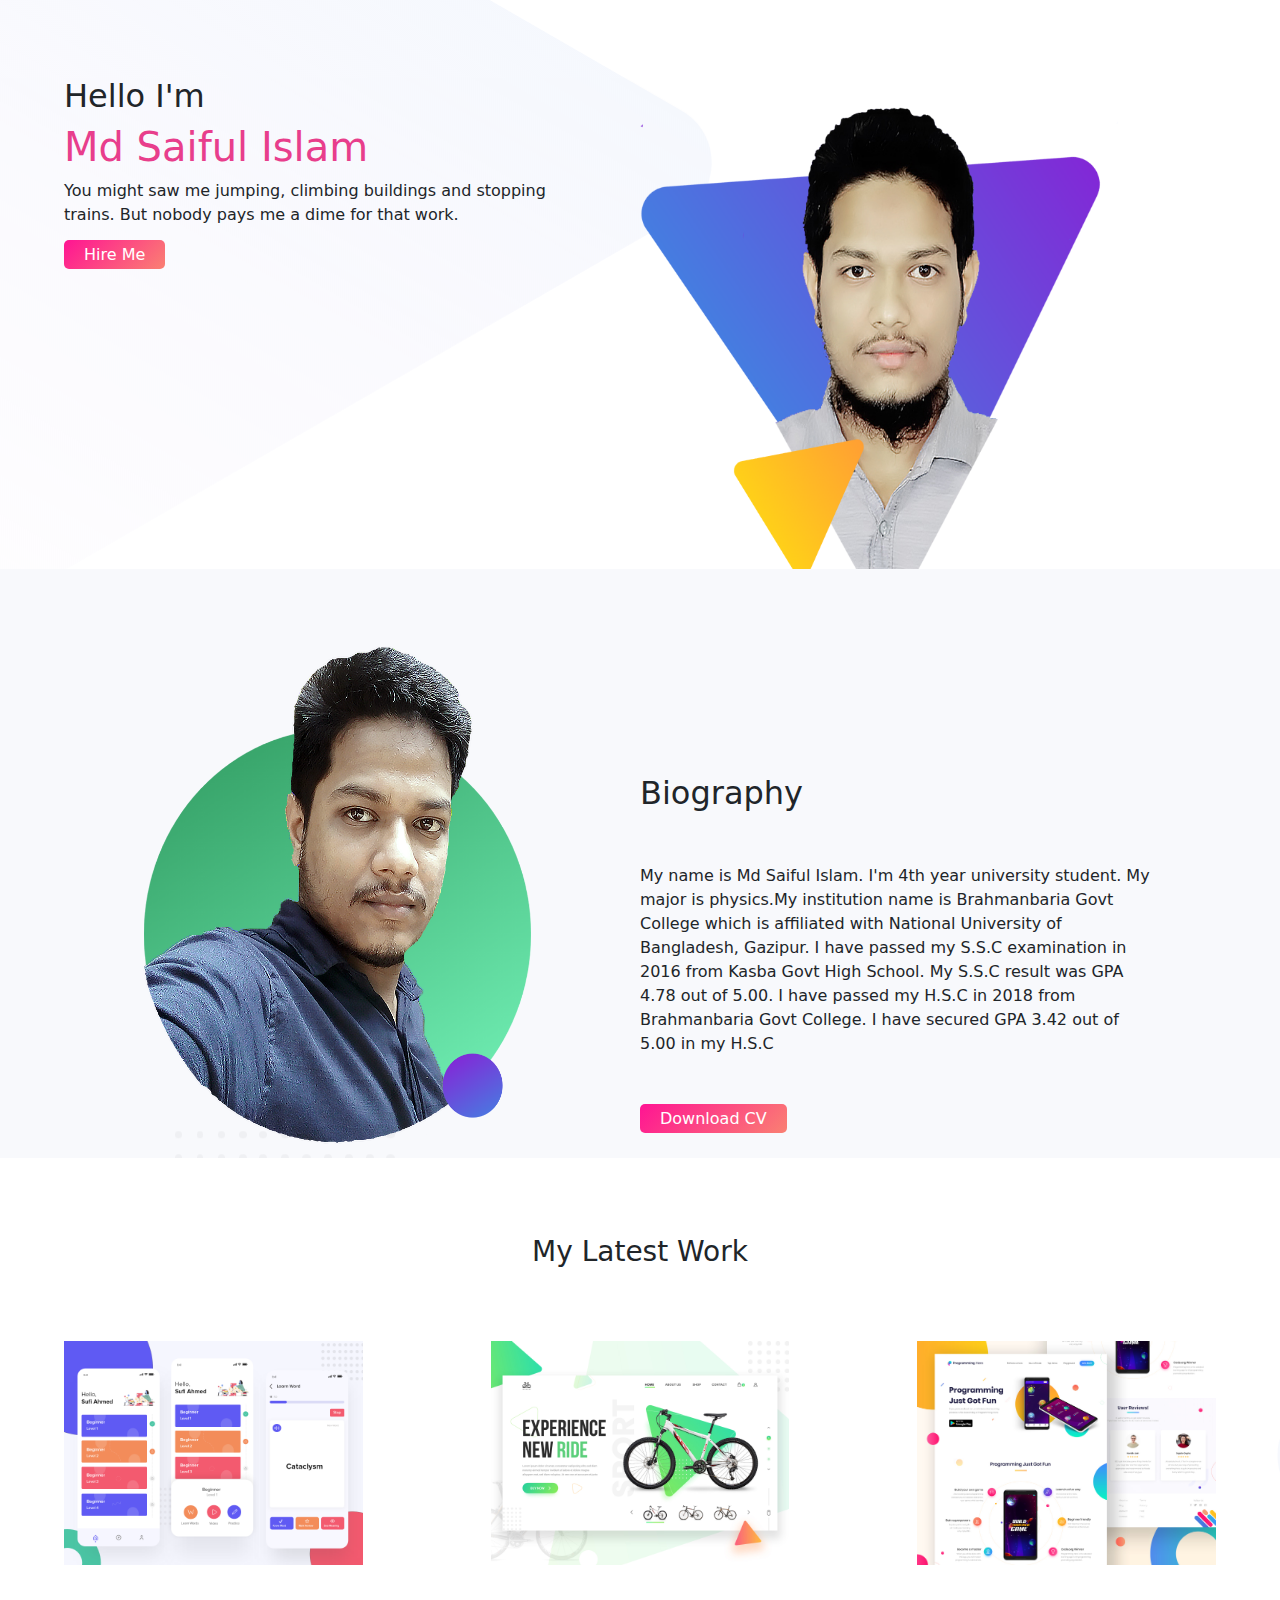
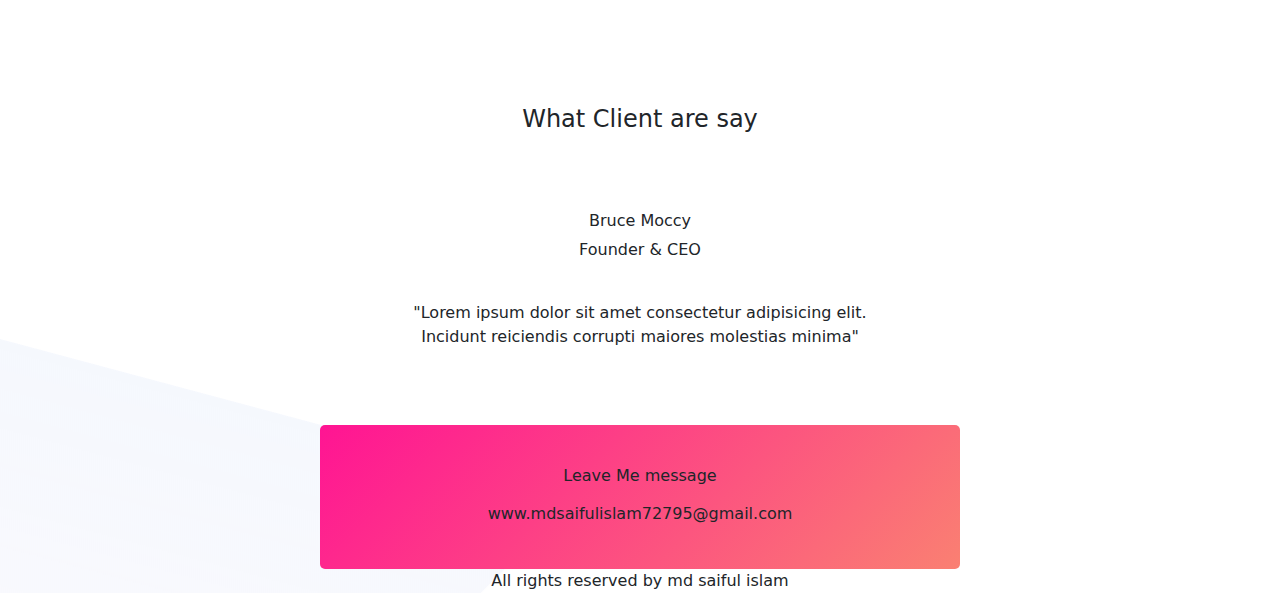
<file: index.html>
<!DOCTYPE html>
<html lang="en">
<head>
    <meta charset="UTF-8">
    <meta name="viewport" content="width=device-width, initial-scale=1.0">
    <link rel="stylesheet" href="personal.css">
    <link rel="stylesheet" href="https://cdn.jsdelivr.net/npm/bootstrap@5.3.1/dist/css/bootstrap.min.css">
    <link rel="stylesheet" href="https://cdn.jsdelivr.net/npm/bootstrap@5.3.1/dist/js/bootstrap.bundle.min.js">
    <title>Personal_website</title>
</head>
<body>
<section class="header">
    <div class="margin">
        <div class="half-width">
            <h2>Hello I'm</h2>
            <h1><span class="name-highlight"> Md Saiful Islam</span></h1>
            <p>You might saw me jumping, climbing buildings and stopping trains. But nobody pays me a dime for that work.</p>
            <a class="btns" href="">Hire Me</a>
        </div>
        <div class="half-width">
            <img src="profile.png" alt="">
        </div>
    </div>
</section>
<section class="biography">
    <div class="margin">
        <div class="half-width">
          <img src="profilef1.png" alt="">  
        </div>
        <div class="half-width">
            <div class="Biography">
                <h2>Biography</h2>
              <div class="bd">
                <p>
                    My name is Md Saiful Islam. I'm 4th year university student. My major is physics.My institution name is Brahmanbaria Govt College which is affiliated with National University of Bangladesh, Gazipur. I have passed my S.S.C examination in 2016 from Kasba Govt High School. My S.S.C result was GPA 4.78 out of 5.00. I have passed my H.S.C in 2018 from Brahmanbaria Govt College. I have secured GPA 3.42 out of 5.00 in my H.S.C
                </p>
                <div class="bd">
                    <a class="btns" href="">Download CV</a>
                </div>
              </div>
            </div>
        </div>
    </div>
</section>
<section class="my-latest-work">
    <div class="margin">
        <div>
            <h3 class="align-center">My Latest Work</h3>
           <div >
            <div class="img-align"><img src="work-1.png" alt=""></div>
            <div class="img-align"><img src="work-2.jpg" alt=""></div>
            <div class="img-align"><img src="work-3.jpg" alt=""></div>
           </div>
        </div>
    </div>
</section>    

<section class="footer">
   <div class="margin">
    <div class="align-center">
        <h4>What Client are say</h4>
        <div class="margin">
            <h6>Bruce Moccy</h6>
            <p>Founder & CEO</p>
           <div class="text">
            <p>"Lorem ipsum dolor sit amet consectetur adipisicing elit. <br> 
                Incidunt reiciendis corrupti maiores molestias minima"</p>
           </div>
           <div class="margin">
            <div class="margin message-box">
                <p>Leave Me message</p>
                <h6>www.mdsaifulislam72795@gmail.com</h6>
               </div>
           </div>
        </div>
    </div>
   </div>
   <footer class="align-center">
    <p>All rights reserved by md saiful islam</p>
   </footer>
</section>
    <script src="https://cdn.jsdelivr.net/npm/@popperjs/core@2.11.8/dist/umd/popper.min.js" integrity="sha384-I7E8VVD/ismYTF4hNIPjVp/Zjvgyol6VFvRkX/vR+Vc4jQkC+hVqc2pM8ODewa9r" crossorigin="anonymous"></script>
<script src="https://cdn.jsdelivr.net/npm/bootstrap@5.3.1/dist/js/bootstrap.min.js" integrity="sha384-Rx+T1VzGupg4BHQYs2gCW9It+akI2MM/mndMCy36UVfodzcJcF0GGLxZIzObiEfa" crossorigin="anonymous"></script>
</body>
</html>
</file>
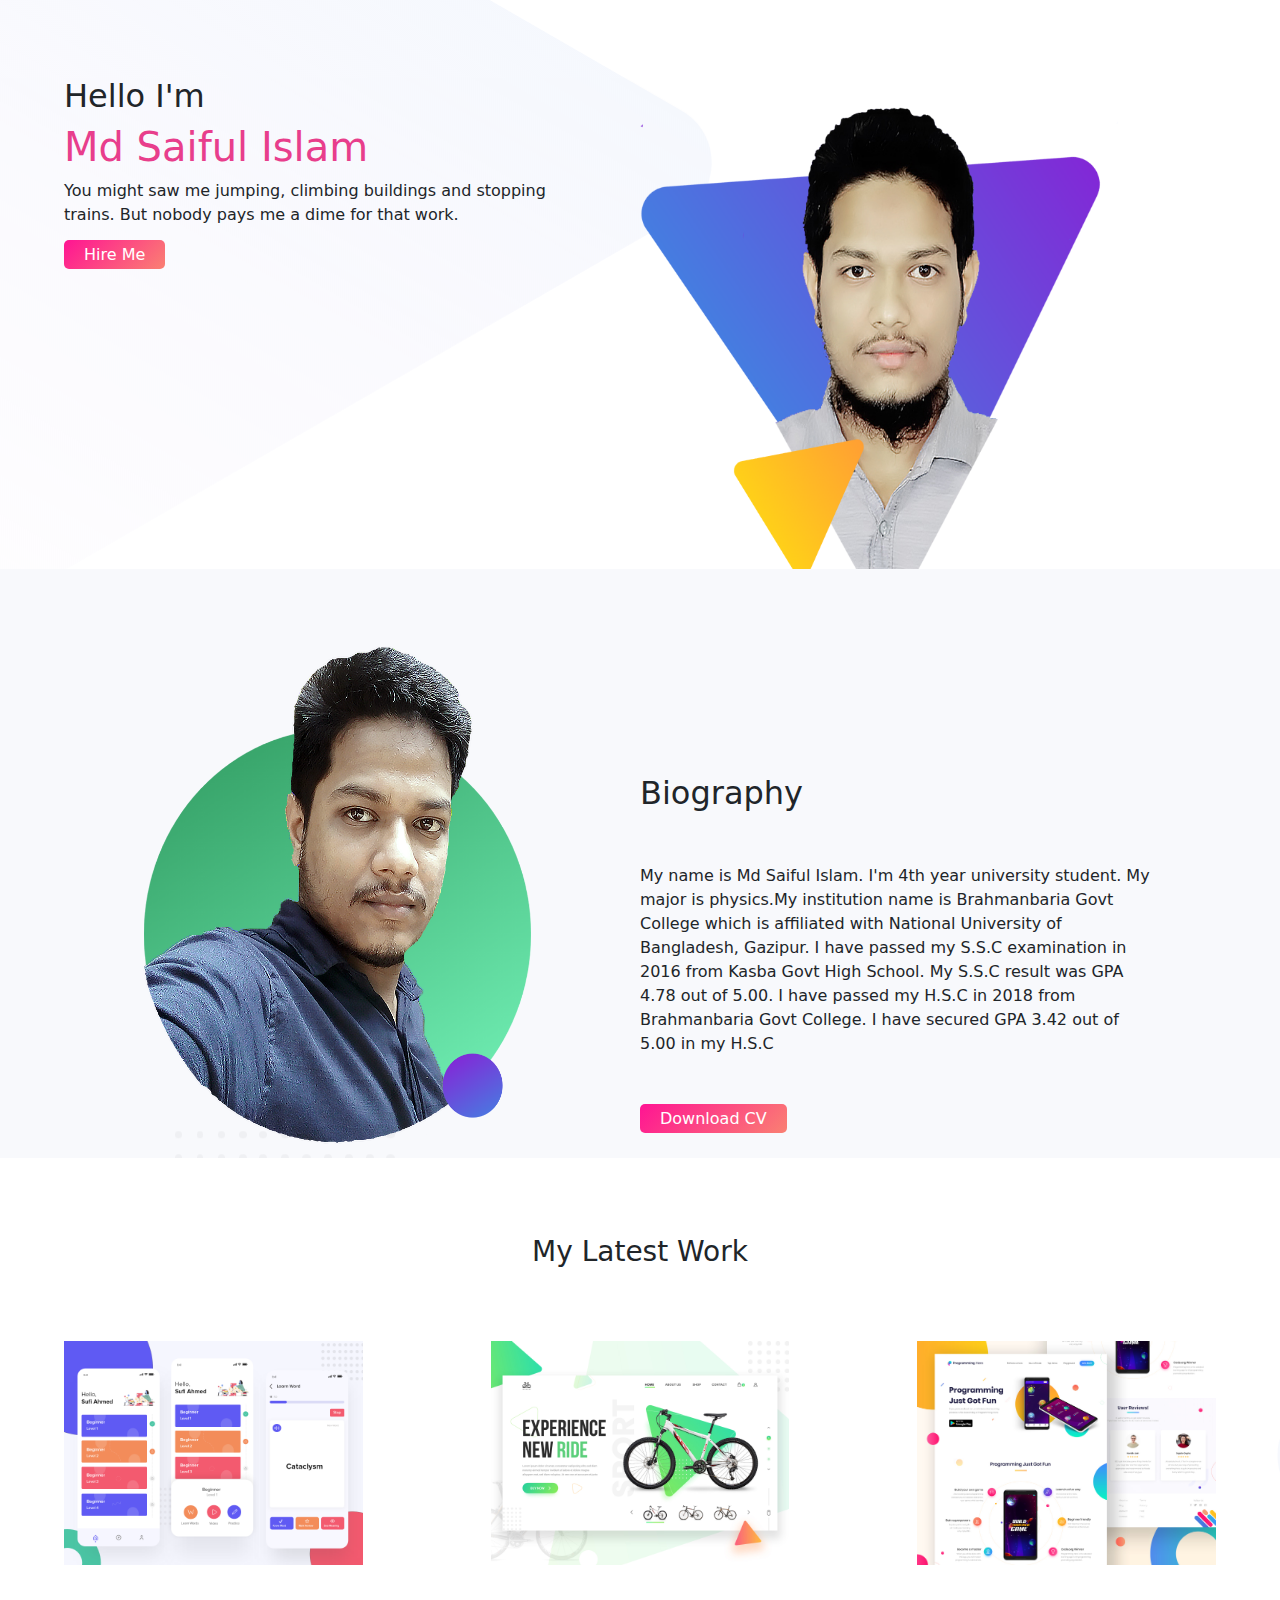
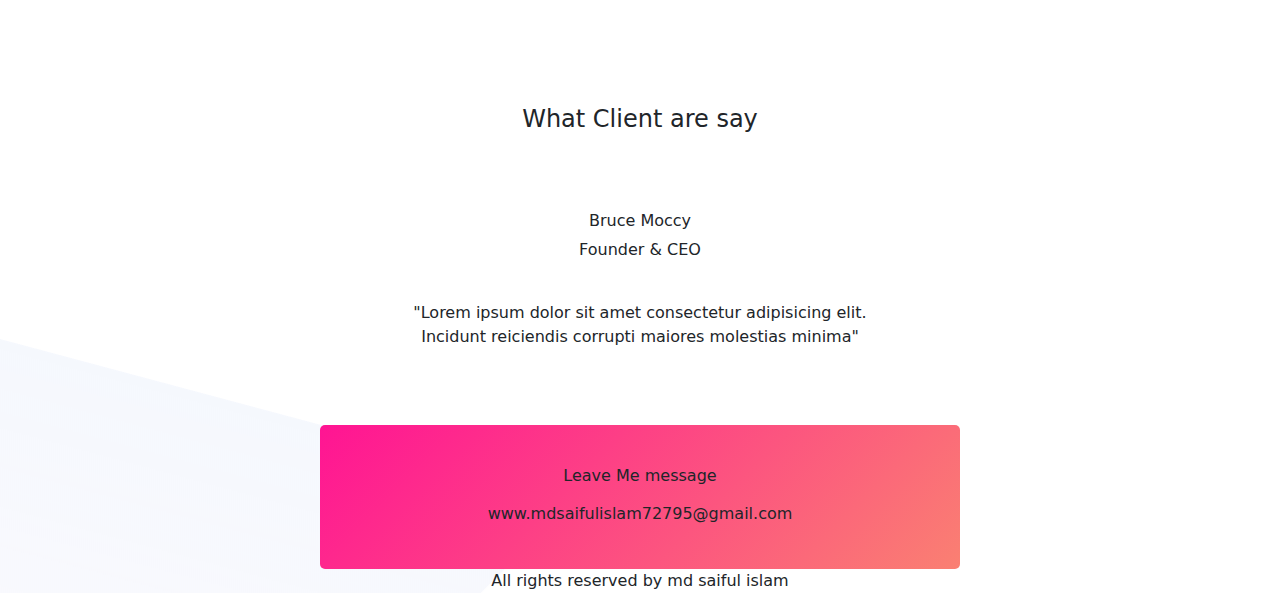
<file: Personal_website.html>
<!DOCTYPE html>
<html lang="en">
<head>
    <meta charset="UTF-8">
    <meta name="viewport" content="width=device-width, initial-scale=1.0">
    <link rel="stylesheet" href="personal.css">
    <link rel="stylesheet" href="https://cdn.jsdelivr.net/npm/bootstrap@5.3.1/dist/css/bootstrap.min.css">
    <link rel="stylesheet" href="https://cdn.jsdelivr.net/npm/bootstrap@5.3.1/dist/js/bootstrap.bundle.min.js">
    <title>Personal_website</title>
</head>
<body>
<section class="header">
    <div class="margin">
        <div class="half-width">
            <h2>Hello I'm</h2>
            <h1><span class="name-highlight"> Md Saiful Islam</span></h1>
            <p>You might saw me jumping, climbing buildings and stopping trains. But nobody pays me a dime for that work.</p>
            <a class="btns" href="">Hire Me</a>
        </div>
        <div class="half-width">
            <img src="profile.png" alt="">
        </div>
    </div>
</section>
<section class="biography">
    <div class="margin">
        <div class="half-width">
          <img src="profilef1.png" alt="">  
        </div>
        <div class="half-width">
            <div class="Biography">
                <h2>Biography</h2>
              <div class="bd">
                <p>
                    My name is Md Saiful Islam. I'm 4th year university student. My major is physics.My institution name is Brahmanbaria Govt College which is affiliated with National University of Bangladesh, Gazipur. I have passed my S.S.C examination in 2016 from Kasba Govt High School. My S.S.C result was GPA 4.78 out of 5.00. I have passed my H.S.C in 2018 from Brahmanbaria Govt College. I have secured GPA 3.42 out of 5.00 in my H.S.C
                </p>
                <div class="bd">
                    <a class="btns" href="">Download CV</a>
                </div>
              </div>
            </div>
        </div>
    </div>
</section>
<section class="my-latest-work">
    <div class="margin">
        <div>
            <h3 class="align-center">My Latest Work</h3>
           <div >
            <div class="img-align"><img src="work-1.png" alt=""></div>
            <div class="img-align"><img src="work-2.jpg" alt=""></div>
            <div class="img-align"><img src="work-3.jpg" alt=""></div>
           </div>
        </div>
    </div>
</section>    

<section class="footer">
   <div class="margin">
    <div class="align-center">
        <h4>What Client are say</h4>
        <div class="margin">
            <h6>Bruce Moccy</h6>
            <p>Founder & CEO</p>
           <div class="text">
            <p>"Lorem ipsum dolor sit amet consectetur adipisicing elit. <br> 
                Incidunt reiciendis corrupti maiores molestias minima"</p>
           </div>
           <div class="margin">
            <div class="margin message-box">
                <p>Leave Me message</p>
                <h6>www.mdsaifulislam72795@gmail.com</h6>
               </div>
           </div>
        </div>
    </div>
   </div>
   <footer class="align-center">
    <p>All rights reserved by md saiful islam</p>
   </footer>
</section>
    <script src="https://cdn.jsdelivr.net/npm/@popperjs/core@2.11.8/dist/umd/popper.min.js" integrity="sha384-I7E8VVD/ismYTF4hNIPjVp/Zjvgyol6VFvRkX/vR+Vc4jQkC+hVqc2pM8ODewa9r" crossorigin="anonymous"></script>
<script src="https://cdn.jsdelivr.net/npm/bootstrap@5.3.1/dist/js/bootstrap.min.js" integrity="sha384-Rx+T1VzGupg4BHQYs2gCW9It+akI2MM/mndMCy36UVfodzcJcF0GGLxZIzObiEfa" crossorigin="anonymous"></script>
</body>
</html>
</file>
<file: personal.css>
.header{
    background-image: url(header-bg.png);
    overflow: hidden;
}
.margin{
    margin-top: 6%;
}
.half-width{
    width: 40%;
    float: left;
    margin-left: 5%;
}
.name-highlight{
    color: #e83e8c;
    font-weight: 700px;
}

img{
    width: 100%;
}
.btns{
    text-decoration: none;
    background-image: linear-gradient(-225deg,deeppink,salmon);
    border-radius: 5px;
    padding: 5px 20px;
    color:white;
}
.biography{
    background-image: url(biography-bg.png);
    height: 100%;
    overflow: hidden;
}
.Biography{
    margin-top: 25%;
}
.bd{
    margin-top: 10%;
    font-size: medium;
}
.my-latest-work{
    background-image: url(latest-work-bg.png);
    overflow: hidden;
}
.footer{
    background-image: url(footer-bg.png);
}
.align-center{
    text-align: center;
}
.img-align{
    width: 23.33%; 
    height: 9%;
    float: left;
    margin: 5% 5% ;
}
.text{
    margin-top: 3%;
}
.message-box{
    background-image: linear-gradient(-225deg,deeppink,salmon);
    border-radius: 5px;
    margin: 0 25%;
    padding: 3%;
}
</file>
